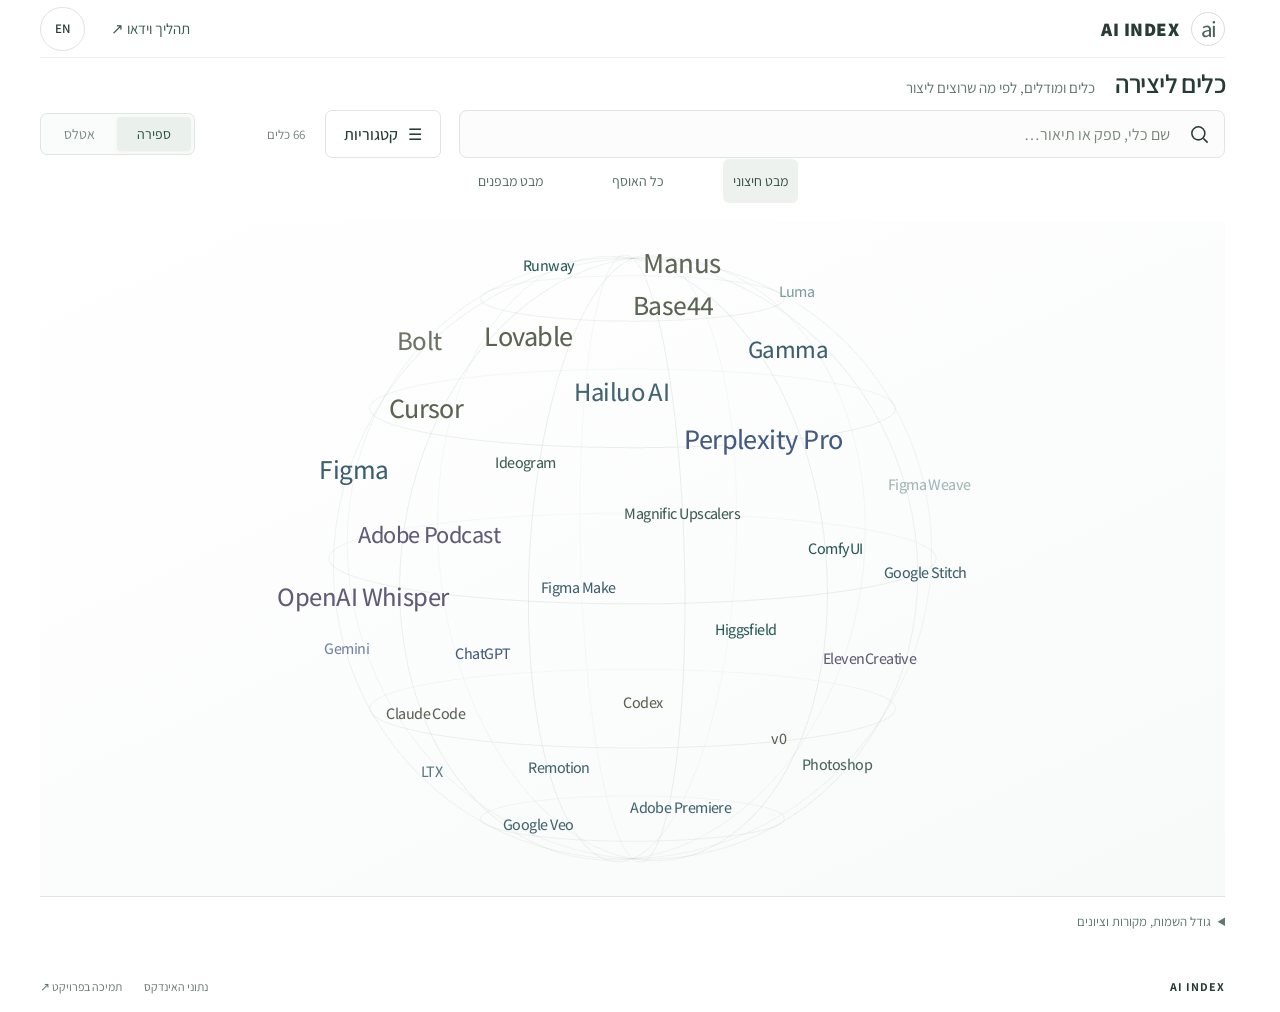
<file: index.html>
<!doctype html>
<html lang="he" dir="rtl">
<head>
  <meta charset="utf-8">
  <meta name="viewport" content="width=device-width, initial-scale=1">
  <meta name="description" content="A thoughtful directory of creative AI tools, with dated official sources and clear verification status.">
  <title>AI Index — כלים לעבודה יצירתית</title>
  <link rel="stylesheet" href="styles.css">
  <script src="modules.js" defer></script>
  <script src="catalog-data.js" defer></script>
  <script src="catalog-audit.js" defer></script>
  <script src="official-summaries.js" defer></script>
  <script src="creative-guide.js" defer></script>
  <script src="curation.js" defer></script>
  <script src="sphere.js" defer></script>
  <script src="layout-transition.js" defer></script>
  <script src="model-relationships.js" defer></script>
  <script src="directory.js" defer></script>
</head>
<body>
  <a href="#catalog" class="skip-link" data-i18n="skip">דילוג לכלים</a>
  <header class="site-header wrap">
    <a class="wordmark" href="#" aria-label="AI Index"><span class="brand-mark" aria-hidden="true">ai</span><span dir="ltr">AI INDEX<span class="brand-sub">A CREATIVE FIELD GUIDE</span></span></a>
    <nav aria-label="ניווט ראשי" id="mainNav">
      <button id="workflowOpen" class="workflow-open" type="button">תהליך וידאו <span aria-hidden="true">↗</span></button>
      <button id="languageToggle" class="language-button" type="button" aria-label="Switch to English">EN <span aria-hidden="true">↔</span></button>
    </nav>
  </header>
  <main>
    <div hidden><span id="recordCount"></span><span id="checkedSummary"></span></div>
    <section id="catalog" class="catalog wrap" aria-labelledby="catalogHeading">
      <div class="catalog-title"><h1 id="catalogHeading" data-i18n="directory">כלים ליצירה</h1><span class="catalog-caption" data-i18n="catalogCaption">מגלים, משווים, יוצרים</span></div>
      <div class="search-row">
        <div class="search-box">
          <svg aria-hidden="true" viewBox="0 0 24 24" fill="none"><circle cx="10.8" cy="10.8" r="6.8"/><path d="m16 16 4.5 4.5"/></svg>
          <label for="searchInput" class="sr-only" data-i18n="searchLabel">חיפוש כלים</label>
          <input id="searchInput" type="search" autocomplete="off" placeholder="שם כלי, ספק או תיאור…">
          <button id="clearSearch" type="button" class="clear-search" aria-label="ניקוי החיפוש" hidden>×</button>
        </div>
        <button id="categoryOpen" class="category-open" type="button" aria-haspopup="dialog" aria-controls="categoryDialog" aria-expanded="false"><span aria-hidden="true">☰</span> <span data-i18n="categoriesMenu">קטגוריות</span><span id="categoryCount" hidden></span></button>
      </div>
      <div class="overview-bar"><p id="resultsCount" role="status" aria-live="polite"></p><div class="layout-toolbar" role="group" aria-label="Layout"><button id="sphereLayout" type="button" aria-pressed="true"><span data-i18n="sphereLayout">ספירה</span></button><button id="atlasLayout" type="button" aria-pressed="false"><span data-i18n="atlasLayout">אטלס</span></button></div><button id="resetFilters" type="button" hidden data-i18n="reset">איפוס סינון</button></div>
      <p id="searchNotice" class="search-notice" hidden></p><button id="searchAll" class="search-all" type="button" hidden></button>
      <div id="motionControls" hidden><button id="rotateLeft" type="button">←</button><button id="motionToggle" type="button" aria-pressed="false">▶</button><button id="rotateRight" type="button">→</button><button id="resetSphere" type="button" data-i18n="resetSphere">מרכוז</button></div>
      <div id="explorationControls" class="exploration-controls"><div class="exploration-stops"><button type="button" id="exploreSelected">נבחרים</button><button type="button" id="exploreAll">שקיפות</button><button type="button" id="exploreInside">מבט מבפנים</button></div></div>
      <p id="sphereHint" class="sr-only" data-i18n="sphereHint"></p><p id="sphereFallback" role="status" hidden></p>
      <div id="sphereStage" class="sphere-stage" tabindex="0" aria-label="Interactive tool sphere" aria-describedby="sphereHint"><canvas id="sphereCanvas" aria-hidden="true"></canvas><div id="toolGrid" class="tool-grid"></div></div>
      <div id="emptyState" class="empty-state" hidden><span aria-hidden="true">⌕</span><h3 data-i18n="emptyTitle">לא מצאנו התאמה הפעם.</h3><p data-i18n="emptyDescription">נסו מילה אחרת או הרחיבו את הסינון.</p><button id="emptyReset" type="button" class="primary-button" data-i18n="showAll">הצגת כל הכלים</button></div>
      <noscript><p>יש להפעיל JavaScript כדי לחפש באינדקס. Enable JavaScript to browse the directory.</p><a href="data/catalog.json">Catalog data</a></noscript>
    </section>
    <details id="method" class="method-note wrap"><summary data-i18n="about">על האינדקס</summary><p data-i18n="methodCopy"></p><p data-i18n="scoresCopy"></p><p><a href="legacy.html" data-i18n="legacy">האינדקס המקורי</a></p></details>
  </main>
  <footer class="site-footer wrap"><span dir="ltr">AI INDEX </span><div><a href="data/catalog.json" data-i18n="data">נתוני האינדקס</a><a href="https://buymeacoffee.com/Optopia" target="_blank" rel="noopener noreferrer" data-i18n="support">תמיכה בפרויקט ↗</a></div></footer>
  <dialog id="categoryDialog" class="category-drawer" aria-labelledby="categoryTitle"><div class="category-sheet"><header><h2 id="categoryTitle" data-i18n="categoriesMenu">קטגוריות</h2><button id="categoryClose" class="category-close" type="button" aria-label="Close categories">×</button></header><div class="task-filter" id="taskFilters" role="group" aria-label="סינון לפי משימה"></div><details class="refine-options"><summary data-i18n="refine">אפשרויות נוספות</summary>
        <div class="status-control"><label for="statusFilter" data-i18n="verification">מצב בדיקה</label><select id="statusFilter"><option value="all">כל הרשומות</option><option value="checked">נבדקו במקור רשמי</option><option value="pending">ממתינות לבדיקה</option><option value="retired">כלים שהופסקו</option></select></div>
<div class="drawer-field"><label for="scopeFilter" data-i18n="scopeLabel">אוסף</label><select id="scopeFilter"><option value="curated">נקודת פתיחה</option><option value="current">כל הנוכחיים</option><option value="all">הכול והארכיון</option><option value="archived">ארכיון</option></select></div><div class="drawer-field"><label for="sortOrder" data-i18n="sort">סדר התוצאות</label><select id="sortOrder"><option value="reviewed">נבדקו תחילה</option><option value="name">לפי שם</option></select></div></details><button id="categoryDone" class="category-done" type="button" data-i18n="showTools">הצגת הכלים</button><div hidden><select id="mobileTask"></select></div></div></dialog>
  <dialog id="detailDialog" aria-labelledby="detailTitle"><div class="dialog-shell"><button class="dialog-close" id="closeDialog" type="button" aria-label="סגירת פרטים">×</button><div id="detailContent"></div></div></dialog>
</body>
</html>
</file>
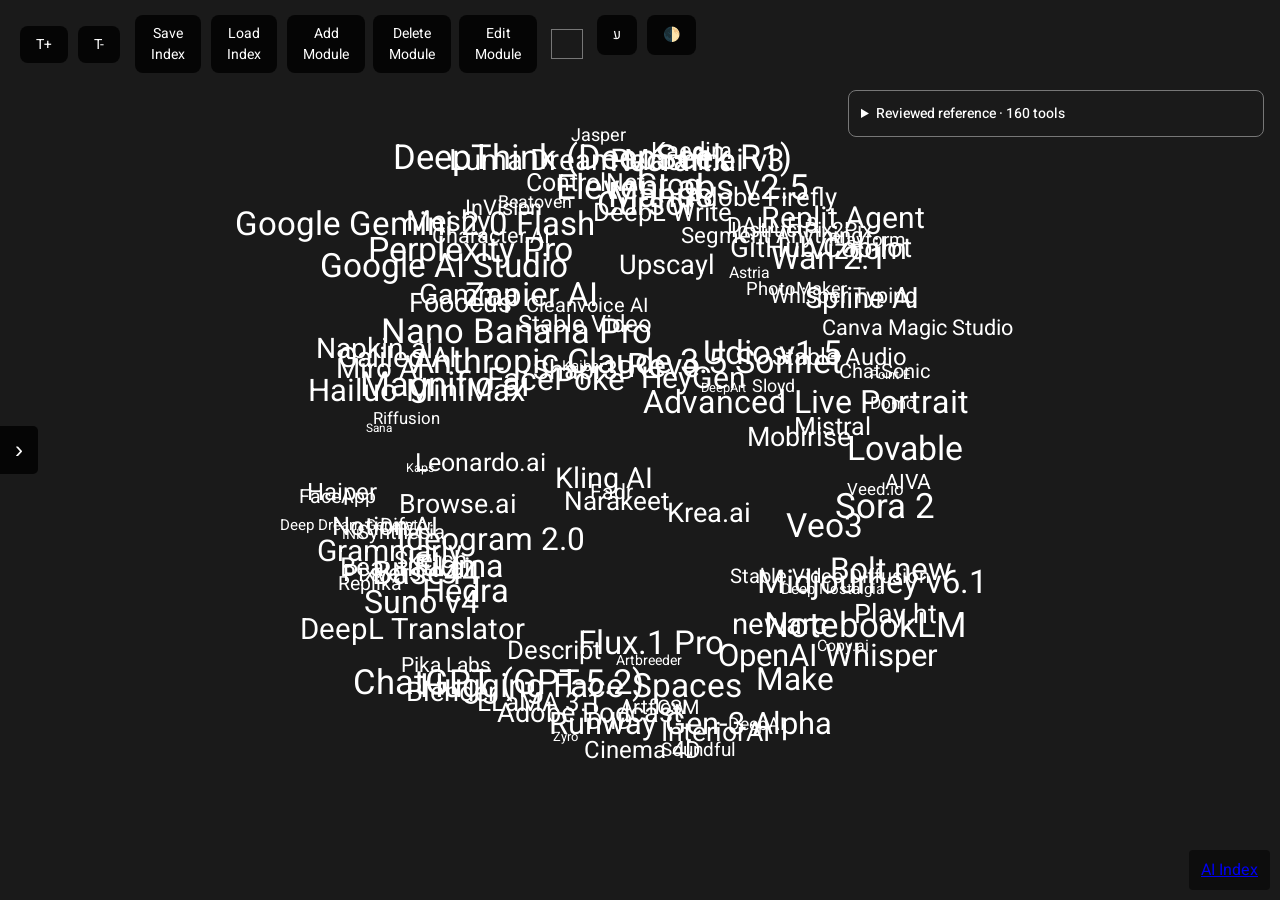
<file: legacy.html>
<!DOCTYPE html>
<html lang="en">
<head>
    <meta charset="UTF-8">
    <meta name="viewport" content="width=device-width, initial-scale=1.0, maximum-scale=1.0, user-scalable=no">
    <!-- Google tag (gtag.js) -->
    <script async src="https://www.googletagmanager.com/gtag/js?id=G-36D3N7VSMG"></script>
    <script>
        window.dataLayer = window.dataLayer || [];
        function gtag(){dataLayer.push(arguments);}
        gtag('js', new Date());

        gtag('config', 'G-36D3N7VSMG');
    </script>
    <title>AI Module Cloud</title>
    <link rel="stylesheet" href="legacy-styles.css">
    <link href="https://fonts.googleapis.com/css2?family=Heebo:wght@400;500&display=swap" rel="stylesheet">
    <link rel="stylesheet" href="https://cdnjs.cloudflare.com/ajax/libs/font-awesome/5.15.4/css/all.min.css">
</head>
<body>
    <div class="sidebar-container">
        <div class="sidebar">
            <button data-category="all" class="active">All</button>
            <button data-category="LLM">LLM | Language Models</button>
            <button data-category="USE">USE | AI Tools</button>
            <button data-category="T2I">T2I | Text to Image</button>
            <button data-category="I2I">I2I | Image to Image</button>
            <button data-category="T2V">T2V | Text to Video</button>
            <button data-category="I2V">I2V | Image to Video</button>
            <button data-category="V2V">V2V | Video Repaint</button>
            <button data-category="3D">3D | 3D Tools</button>
            <button data-category="DES">DES | Design</button>
            <button data-category="UPS">UPS | Upscale/Enhance</button>
            <button data-category="AUD">AUD | Audio</button>
            <button data-category="VID">VID | Video Tools</button>
            <button data-category="UI/UX">UI/UX</button>
            <button data-category="ANI">ANI | Animation</button>
            <button data-category="FCE">FCE | Face Editing</button>
            <button data-category="SEA">SEA | AI Search</button>
            <button data-category="CON">CON | Content Generation</button>
            <button data-category="PRE">PRE | Presentation Creation</button>
            <button data-category="I23">I23 | Image to 3D</button>
            <button data-category="T2S">T2S | Text to Speech</button>
            <button data-category="S2T">S2T | Speech to Text</button>
            <button data-category="VCL">VCL | Voice Cloning</button>
            <button data-category="MUS">MUS | Music Generation</button>
            <button data-category="DEV">DEV | Development</button>
            <button data-category="GAM">GAM | Gaming</button>
            <button data-category="ML">ML | Machine Learning</button>
        </div>
        <button class="sidebar-toggle">❯</button>
    </div>

    <div class="controls">
        <div class="file-controls">
            <button id="saveIndex" data-translate="saveIndex">Save<br>Index</button>
            <button id="loadIndex" data-translate="loadIndex">Load<br>Index</button>
            <div class="module-controls">
                <div class="dropdown">
                    <button id="addModule" data-translate="addModule">Add<br>Module</button>
                    <div class="dropdown-content">
                        <form id="moduleForm">
                            <input type="text" id="moduleName" placeholder="Module Name" required>
                            <input type="text" id="moduleUrl" placeholder="Module URL" required>
                            <input type="text" id="moduleCategories" placeholder="Categories (e.g., chat:90, image:80)" required>
                            <button type="submit" class="submit-btn">Add Module</button>
                        </form>
                    </div>
                </div>
                <button id="deleteModule" data-translate="deleteModule">Delete<br>Module</button>
                <div class="dropdown">
                    <button id="editModule" data-translate="editModule">Edit<br>Module</button>
                    <div id="editModuleDropdown" class="dropdown-content">
                        <form id="editModuleForm">
                            <input type="text" id="editModuleName" placeholder="Module Name" required>
                            <input type="text" id="editModuleUrl" placeholder="Module URL" required>
                            <input type="text" id="editModuleCategories" placeholder="Categories (e.g., chat:90, image:80)" required>
                            <button type="submit" class="submit-btn">Update Module</button>
                        </form>
                    </div>
                </div>
            </div>
            <input type="file" id="fileInput" accept=".js,.txt" style="display: none;">
        </div>
        <div class="color-picker">
            <input type="color" id="bgColor" value="#1a1a1a">
        </div>
    </div>

    <details id="catalogDirectory" class="catalog-directory"></details>
    <div id="tooltip" class="tooltip"></div>
    <canvas id="moduleCloud"></canvas>
    <script src="modules.js"></script>
    <script src="catalog-data.js"></script>
    <script src="catalog.js"></script>
    <script src="script.js"></script>
    <div class="footer"><a href="index.html">AI Index</a></div>
</body>
</html>
</file>
<file: styles.css>
@font-face {font-family:Assistant;src:url("assets/fonts/Assistant.ttf") format("truetype");font-weight:200 800;font-display:swap;}
:root {
  --paper:#f6f5ef;
  --white:#fff;
  --ink:#18372d;
  --muted:#5c6961;
  --line:#dfe3da;
  --accent:#deedaa;
  --soft:#edf1e8;
  --radius:18px;
  color-scheme:light;
  font-family:Assistant,Arial,sans-serif;
  color:var(--ink);
  background:var(--paper);
  font-synthesis:none;
}
* {
  box-sizing:border-box;
}
body {
  margin:0;
}
button,input,select {
  font:inherit;
}
button,a,input,select {
  -webkit-tap-highlight-color:transparent;
}
button,a {
  touch-action:manipulation;
}
button {
  cursor:pointer;
}
button:disabled {
  cursor:default;
}
a {
  color:inherit;
  text-underline-offset:4px;
}
button:focus-visible,a:focus-visible,input:focus-visible,select:focus-visible,summary:focus-visible {
  outline:3px solid #5b7f37;
  outline-offset:4px;
}
button {
  color:inherit;
}
button,input,select {
  min-height:44px;
}
button {
  border:0;
}
a {
  text-decoration:none;
}
a:hover {
  text-decoration:underline;
}
.wrap {
  width:min(1240px,calc(100% - 80px));
  margin-inline:auto;
}
.site-header {
  min-height:108px;
  display:flex;
  align-items:center;
  justify-content:space-between;
  border-bottom:1px solid var(--line);
  gap:20px;
}
.wordmark {
  display:flex;
  align-items:center;
  gap:12px;
  font-size:19px;
  font-weight:800;
  letter-spacing:.5px;
}
.wordmark:hover {
  text-decoration:none;
}
.brand-mark {
  width:42px;
  height:42px;
  display:grid;
  place-items:center;
  background:var(--ink);
  border-radius:12px;
  color:var(--accent);
  font-size:25px;
  font-weight:500;
  letter-spacing:-2px;
  direction:ltr;
}
.brand-sub {
  display:block;
  font-size:9px;
  font-weight:500;
  letter-spacing:1.4px;
  color:var(--muted);
  margin-top:1px;
}
.site-header nav {
  display:flex;
  align-items:center;
  gap:28px;
  font-size:14px;
}
.language-button {
  background:transparent;
  border:1px solid var(--line);
  padding:0 14px;
  border-radius:30px;
  direction:ltr;
  font-size:13px;
  font-weight:600;
}
.language-button span {
  margin-left:8px;
  color:var(--muted);
}
.hero {
  display:flex;
  justify-content:space-between;
  gap:60px;
  align-items:flex-end;
  padding-block:62px 52px;
}
.eyebrow {
  font-size:13px;
  font-weight:600;
  margin:0 0 22px;
  display:flex;
  align-items:center;
  gap:8px;
  color:var(--muted);
}
.status-dot {
  height:7px;
  width:7px;
  border-radius:100%;
  background:#719653;
}
h1 {
  font-size:clamp(42px,5vw,66px);
  font-weight:700;
  line-height:1.12;
  letter-spacing:-2px;
  margin:0;
}
.hero-accent {
  color:#708767;
}
.hero-description {
  font-size:18px;
  line-height:1.75;
  max-width:600px;
  margin:24px 0 0;
  color:var(--muted);
}
.hero-note {
  border-inline-start:1px solid #ced7c8;
  padding-inline-start:28px;
  min-width:200px;
  margin-bottom:4px;
}
.note-number {
  font-size:64px;
  line-height:1;
  font-weight:400;
  letter-spacing:-3px;
}
.hero-note p {
  font-size:15px;
  margin:12px 0 2px;
}
.hero-note>span:not(.note-number) {
  display:block;
  color:var(--muted);
  font-size:13px;
}
.hero-note a {
  font-size:13px;
  display:inline-block;
  margin-top:18px;
}
.catalog {
  scroll-margin-top:24px;
}
.search-row {
  display:flex;
  gap:16px;
  align-items:stretch;
}
.search-box {
  border:1px solid #cdd6c8;
  border-radius:12px;
  background:var(--white);
  display:flex;
  align-items:center;
  gap:16px;
  flex:1;
  min-width:0;
  padding:7px 20px;
}
.search-box:focus-within {
  border-color:var(--ink);
  box-shadow:0 0 0 2px #18372d15;
}
.search-box svg {
  width:23px;
  height:23px;
  stroke:var(--ink);
  stroke-width:1.6;
  flex-shrink:0;
}
.search-box input {
  width:100%;
  min-width:0;
  border:0;
  background:transparent;
  outline:0;
  font-size:17px;
  color:var(--ink);
  min-height:46px;
}
.search-box input::-webkit-search-cancel-button {
  display:none;
}
.search-box input::placeholder {
  color:#7b847b;
}
.clear-search {
  width:40px;
  min-height:40px;
  border-radius:50%;
  background:var(--soft);
  font-size:22px;
  flex-shrink:0;
}
.status-control {
  border:1px solid #cdd6c8;
  border-radius:12px;
  padding:7px 14px;
  background:var(--white);
  min-width:210px;
}
.status-control label {
  display:block;
  font-size:11px;
  color:var(--muted);
}
select {
  color:var(--ink);
  background:transparent;
  border:0;
  max-width:100%;
  padding-inline-end:22px;
  cursor:pointer;
}
.status-control select {
  min-height:30px;
  width:100%;
  font-size:14px;
}
.task-filter {
  display:flex;
  gap:8px;
  flex-wrap:wrap;
  padding-block:22px;
  border-bottom:1px solid var(--line);
}
.task-chip {
  border:1px solid transparent;
  background:transparent;
  border-radius:30px;
  padding:7px 16px;
  font-size:14px;
  white-space:nowrap;
}
.task-chip:hover {
  background:var(--soft);
}
.task-chip[aria-pressed=true] {
  background:var(--ink);
  color:var(--white);
}
.results-toolbar {
  display:flex;
  align-items:center;
  justify-content:space-between;
  gap:12px;
  padding-block:20px;
}
.results-toolbar p {
  font-size:14px;
  margin:0;
  color:var(--muted);
}
.results-toolbar strong {
  color:var(--ink);
  font-weight:600;
}
.results-actions {
  display:flex;
  align-items:center;
  gap:12px;
}
.results-actions select {
  font-size:13px;
}
.results-actions button {
  background:transparent;
  font-size:13px;
  text-decoration:underline;
  padding:0;
}
.empty-state {
  text-align:center;
  padding:70px 20px;
  border:1px dashed #c9d4c2;
  border-radius:18px;
  background:#eff2e8;
}
.empty-state>span {
  font-size:46px;
}
.empty-state h3 {
  font-size:24px;
  margin:14px 0 4px;
}
.empty-state p {
  color:var(--muted);
}
.primary-button {
  background:var(--ink);
  color:white;
  border-radius:10px;
  padding:12px 22px;
  display:inline-flex;
  align-items:center;
  justify-content:center;
  gap:10px;
  font-size:15px;
  font-weight:500;
}
.primary-button:hover {
  background:#2e5140;
  text-decoration:none;
}
.method {
  display:grid;
  grid-template-columns:1fr 1fr;
  gap:70px;
  border-top:1px solid var(--line);
  margin-top:70px;
  padding-block:46px 52px;
}
.method h2 {
  font-size:35px;
  font-weight:600;
  letter-spacing:-1px;
  margin:0;
}
.method .eyebrow {
  margin-bottom:15px;
}
.method-copy p {
  font-size:15px;
  color:var(--muted);
  line-height:1.8;
  margin:0 0 15px;
}
.text-button {
  background:transparent;
  font-size:14px;
  padding:0;
  text-align:start;
  text-decoration:underline;
  text-underline-offset:5px;
}
.site-footer {
  border-top:1px solid var(--line);
  padding-block:28px 38px;
  display:flex;
  justify-content:space-between;
  gap:24px;
  font-size:12px;
}
.site-footer>span {
  font-weight:700;
  letter-spacing:1px;
}
.footer-by {
  font-weight:400;
  letter-spacing:0;
  color:var(--muted);
}
.site-footer>div {
  display:flex;
  gap:22px;
  flex-wrap:wrap;
  color:var(--muted);
}
dialog {
  border:1px solid var(--line);
  border-radius:22px;
  width:min(720px,calc(100% - 32px));
  max-height:calc(100dvh - 48px);
  padding:0;
  color:var(--ink);
  background:var(--paper);
  overscroll-behavior:contain;
}
dialog::backdrop {
  background:#12271fc0;
  backdrop-filter:blur(4px);
}
body:has(dialog[open]) {
  overflow:hidden;
}
.dialog-shell {
  padding:40px;
  position:relative;
}
.dialog-close {
  position:sticky;
  top:0;
  margin-inline-start:auto;
  display:block;
  width:42px;
  min-height:42px;
  border:1px solid var(--line);
  border-radius:50%;
  background:var(--white);
  font-size:25px;
  z-index:1;
}
.detail-eyebrow {
  display:flex;
  gap:10px;
  align-items:center;
  margin:8px 0 20px;
}
.detail-header h2 {
  font-size:38px;
  letter-spacing:-1px;
  line-height:1.15;
  margin:0 0 12px;
  overflow-wrap:anywhere;
}
.detail-header .provider {
  font-size:14px;
  color:var(--muted);
  margin:0;
}
.detail-description {
  font-size:18px;
  line-height:1.8;
  margin:24px 0;
}
.detail-actions {
  display:flex;
  gap:14px;
  align-items:center;
  flex-wrap:wrap;
  margin-bottom:28px;
}
.detail-date {
  font-size:12px;
  color:var(--muted);
}
.detail-section {
  padding-block:22px;
  border-top:1px solid var(--line);
}
.detail-section h3 {
  font-size:16px;
  font-weight:600;
  margin:0 0 12px;
}
.detail-section ul {
  padding-inline-start:20px;
  margin:0;
}
.detail-section li {
  font-size:14px;
  line-height:1.85;
  margin-bottom:8px;
  overflow-wrap:anywhere;
}
.detail-section p {
  font-size:14px;
  line-height:1.85;
  color:var(--muted);
  margin:0 0 12px;
}
.detail-section summary {
  cursor:pointer;
  font-size:16px;
  font-weight:600;
  min-height:32px;
}
.detail-section[open] summary {
  margin-bottom:16px;
}
.source-list a {
  display:block;
  text-decoration:underline;
  overflow-wrap:anywhere;
}
.source-list time {
  font-size:12px;
  color:var(--muted);
}
.historical-scores {
  display:flex;
  gap:8px;
  flex-wrap:wrap;
}
.historical-scores span {
  background:var(--soft);
  font-size:12px;
  padding:5px 8px;
  border-radius:5px;
  direction:ltr;
}
.skip-link {
  position:fixed;
  top:-100px;
  inset-inline-start:16px;
  background:var(--ink);
  color:white;
  z-index:99;
  padding:12px;
}
.skip-link:focus {
  top:12px;
}
.sr-only {
  position:absolute;
  width:1px;
  height:1px;
  padding:0;
  margin:-1px;
  overflow:hidden;
  clip:rect(0,0,0,0);
  white-space:nowrap;
  border:0;
}
[hidden] {
  display:none!important;
}
@media(min-width:1600px) {
  .hero {
    padding-top:76px;
  }
}
@media(max-width:1020px) {
  .wrap {
    width:calc(100% - 48px);
  }
  .tool-grid {
    grid-template-columns:repeat(2,minmax(0,1fr));
  }
  .hero {
    gap:30px;
  }
  .hero-note {
    min-width:170px;
  }
  .hero-description {
    max-width:490px;
  }
  .method {
    gap:30px;
  }
  .site-footer {
    flex-direction:column;
  }
  .site-header {
    min-height:90px;
  }
}
@media(max-width:620px) {
  .wrap {
    width:calc(100% - 36px);
  }
  .site-header {
    min-height:80px;
    gap:12px;
  }
  .brand-sub {
    display:none;
  }
  .wordmark {
    font-size:16px;
    gap:9px;
  }
  .brand-mark {
    width:35px;
    height:35px;
    border-radius:9px;
    font-size:22px;
  }
  .site-header nav {
    gap:15px;
  }
  .method-link {
    display:none;
  }
  .language-button {
    padding:0 11px;
    min-height:40px;
  }
  .hero {
    display:block;
    padding-block:34px 30px;
  }
  .hero .eyebrow {
    font-size:12px;
    margin-bottom:19px;
  }
  h1 {
    font-size:44px;
    letter-spacing:-1.5px;
    line-height:1.15;
  }
  .hero-description {
    font-size:16px;
    line-height:1.8;
    margin-top:18px;
  }
  .hero-note {
    display:flex;
    align-items:center;
    gap:7px;
    flex-wrap:wrap;
    border:0;
    padding:0;
    margin:20px 0 0;
    min-width:0;
  }
  .note-number {
    font-size:14px;
    font-weight:700;
    letter-spacing:0;
  }
  .hero-note p {
    font-size:13px;
    margin:0;
  }
  .hero-note>span:not(.note-number) {
    font-size:12px;
  }
  .hero-note>span:not(.note-number):before {
    content:'·';
    margin-inline-end:7px;
  }
  .hero-note a {
    display:none;
  }
  .search-row {
    display:block;
  }
  .search-box {
    padding:5px 14px;
    gap:10px;
    border-radius:10px;
  }
  .search-box input {
    font-size:16px;
    min-height:44px;
  }
  .status-control {
    display:flex;
    align-items:center;
    justify-content:space-between;
    min-width:0;
    margin-top:10px;
    border:0;
    background:transparent;
    padding:0 2px;
    gap:10px;
  }
  .status-control label {
    font-size:12px;
    white-space:nowrap;
  }
  .status-control select {
    width:auto;
    font-size:13px;
    min-height:40px;
  }
  .task-filter {
    gap:5px;
    padding-block:8px 16px;
  }
  .task-chip {
    font-size:12px;
    padding:7px 11px;
    min-height:40px;
  }
  .results-toolbar {
    padding-block:16px;
    gap:6px;
  }
  .results-toolbar p {
    font-size:12px;
  }
  .results-actions {
    gap:8px;
  }
  .results-actions select,.results-actions button {
    font-size:11px;
  }
  .results-actions select {
    padding-inline-end:10px;
  }
  .tool-grid {
    grid-template-columns:1fr;
    gap:14px;
  }
  .tool-card {
    padding:22px;
    border-radius:14px;
  }
  .card-top {
    margin-bottom:18px;
  }
  .tool-card h3 {
    font-size:24px;
  }
  .card-description {
    font-size:15px;
    min-height:0;
    margin-top:14px;
    -webkit-line-clamp:4;
  }
  .card-tags {
    padding-bottom:18px;
  }
  .card-bottom time {
    font-size:12px;
  }
  .card-bottom button {
    font-size:14px;
  }
  .badge {
    font-size:12px;
  }
  .card-tag {
    font-size:12px;
  }
  .method {
    grid-template-columns:1fr;
    gap:22px;
    margin-top:42px;
    padding-block:32px;
  }
  .method h2 {
    font-size:30px;
  }
  .site-footer {
    gap:18px;
    font-size:12px;
    padding-bottom:30px;
  }
  .site-footer>div {
    gap:14px;
    flex-direction:column;
    align-items:flex-start;
  }
  .site-footer a {
    min-height:32px;
    display:inline-flex;
    align-items:center;
  }
  dialog {
    width:calc(100% - 20px);
    max-height:calc(100dvh - 20px);
    border-radius:18px;
  }
  .dialog-shell {
    padding:20px;
  }
  .detail-header h2 {
    font-size:30px;
  }
  .detail-description {
    font-size:16px;
  }
  .detail-actions .primary-button {
    width:100%;
  }
  .detail-date {
    font-size:12px;
  }
  .detail-section {
    padding-block:20px;
  }
  .detail-section li {
    font-size:14px;
  }
  .detail-eyebrow {
    margin-top:0;
  }
}
@media(prefers-reduced-motion:reduce) {
  * {
    scroll-behavior:auto!important;
    transition:none!important;
  }
  .tool-card:hover {
    transform:none;
  }
}
.badge,.card-tag,.card-bottom time {
  font-size:12px;
}
.card-bottom button {
  min-height:44px;
}
.results-actions select,.results-actions button {
  font-size:13px;
}
html[dir=rtl] .tool-card h3,html[dir=rtl] .card-provider,html[dir=rtl] .detail-header h2 {
  text-align:right;
}
html[dir=ltr] .tool-card h3,html[dir=ltr] .card-provider,html[dir=ltr] .detail-header h2 {
  text-align:left;
}
.mobile-task-control {
  display:none;
}
@media(max-width:620px) {
  .method-link {
    display:block;
    font-size:12px;
  }
  .site-header nav {
    gap:12px;
  }
  .hero {
    padding-block:24px;
  }
  .hero .eyebrow {
    margin-bottom:12px;
  }
  h1 {
    font-size:37px;
    line-height:1.12;
  }
  .hero-description {
    font-size:15px;
    line-height:1.65;
    margin-top:14px;
  }
  .hero-note {
    margin-top:14px;
  }
  .search-row {
    display:grid;
    grid-template-columns:minmax(0,1fr) minmax(0,1fr);
    gap:10px;
  }
  .search-box {
    grid-column:1/-1;
  }
  .status-control,.mobile-task-control {
    display:block;
    background:var(--white);
    border:1px solid var(--line);
    border-radius:10px;
    padding:8px 12px;
    margin:0;
    min-width:0;
  }
  .status-control label,.mobile-task-control label {
    display:block;
    font-size:12px;
    color:var(--muted);
  }
  .status-control select,.mobile-task-control select {
    font-size:13px;
    width:100%;
    min-height:36px;
    padding-inline-end:10px;
  }
  .task-filter {
    display:none;
  }
  .results-toolbar {
    padding-block:12px;
  }
  .results-actions {
    gap:6px;
  }
  .results-actions button {
    font-size:12px;
  }
  .results-actions select {
    font-size:12px;
  }
}

/* Compact, selectable typographic atlas. Color identifies categories, never verification. */
:root {--paper:#faf9f6;--ink:#303b3a;--muted:#65706e;--line:#e1e4df;}
.site-header {min-height:72px;}
.brand-mark {background:#e7ebe3;color:#4c655b;border-radius:50%;}
.hero {padding-block:24px 18px;gap:24px;align-items:center;}
.hero .eyebrow {margin-bottom:8px;font-size:12px;}
h1 {font-size:38px;letter-spacing:-.8px;font-weight:600;}
.hero-description {font-size:16px;margin-top:8px;line-height:1.4;}
.hero-note {min-width:170px;padding-inline-start:20px;}
.note-number {font-size:28px;letter-spacing:0;}
.hero-note p {display:inline;font-size:13px;margin-inline-start:6px;}
.hero-note a {margin-top:4px;}
.search-box {padding:0 14px;border-radius:8px;}
.status-control {padding:3px 12px;border-radius:8px;}
.task-filter {padding-block:8px;gap:2px;}
.task-chip {padding:4px 12px;min-height:40px;}
.results-toolbar {padding-block:4px;}
.map-legend {font-size:13px;color:var(--muted);margin:0 0 14px;line-height:1.5;}
.tool-grid {display:block;columns:3;column-gap:28px;}
.map-group {--tone:#536d64;break-inside:avoid;margin:0 0 22px;border-top:2px solid color-mix(in srgb,var(--tone) 40%,transparent);}
.map-group[data-category=video] {--tone:#876756;}
.map-group[data-category=audio] {--tone:#756387;}
.map-group[data-category=design] {--tone:#577685;}
.map-group[data-category=workflow] {--tone:#766d46;}
.map-group[data-category=text] {--tone:#596c94;}
.map-group[data-category=spatial] {--tone:#8a6574;}
.group-heading {margin:0 0 3px;font-size:15px;font-weight:600;}
.group-heading button {display:flex;align-items:center;gap:10px;background:transparent;color:var(--tone);padding:0;min-height:40px;}
.group-count {font-size:12px;font-weight:400;color:var(--muted);}
.label-cloud {display:flex;flex-wrap:wrap;align-items:baseline;gap:0 12px;}
.tool-card {display:contents;}
.tool-label {display:inline-flex;max-width:100%;align-items:baseline;gap:3px;min-height:44px;padding:3px 0;background:transparent;color:var(--tone);text-align:start;border-radius:3px;user-select:text;}
.tool-label:hover {color:var(--ink);background:color-mix(in srgb,var(--tone) 8%,transparent);}
.tool-label h3 {font-size:var(--score-size);font-weight:500;line-height:1.15;letter-spacing:-.55px;margin:0;overflow-wrap:anywhere;}
.verification-mark,.unrated-mark {font-size:11px;align-self:flex-start;margin-top:4px;color:var(--muted);}
.method {margin-top:28px;}
.badge {font-size:12px;}
@media(max-width:1000px) {.tool-grid {columns:2;} .wrap {width:calc(100% - 40px);}}
@media(max-width:620px) {
 .wrap {width:calc(100% - 28px);}
 .site-header {min-height:60px;}
 .brand-sub {font-size:8px;}
 .hero {padding-block:16px 12px;display:block;}
 h1 {font-size:29px;letter-spacing:-.4px;}
 .hero .eyebrow,.hero-note,.hero-description {display:none;}
 .search-row {gap:6px;}
 .status-control,.mobile-task-control {padding:3px 8px;border-radius:6px;}
 .status-control select,.mobile-task-control select {min-height:44px;}
 .results-toolbar {padding-block:0;}
 .map-legend {font-size:12px;margin:0 0 12px;}
 .tool-grid {columns:1;}
 .map-group {margin-bottom:16px;}
 .label-cloud {gap:0 12px;}
 .tool-label h3 {font-size:max(16px,calc(var(--score-size) * .8));letter-spacing:-.3px;}
 .tool-label {padding:4px 0;}
 .group-heading button {min-height:44px;}
}

/* One shared field preserves the cloud's simultaneous multi-domain overview. */
.hero {display:none;}
.site-header {min-height:64px;border-bottom:0;}
.catalog {padding-top:4px;}
.search-row {gap:8px;}
.search-box {max-width:620px;}
.task-filter {gap:2px;border:0;padding-block:5px;}
.task-chip {min-height:36px;border-radius:5px;padding:3px 10px;font-size:14px;}
.task-chip[aria-pressed=true] {background:#e5eae7;color:#243e35;box-shadow:inset 0 -2px #58766b;}
.results-toolbar {padding:0;}
.map-legend {font-size:12px;max-width:900px;margin:0 0 12px;}
.tool-grid {display:flex;columns:auto;flex-wrap:wrap;align-items:baseline;justify-content:center;gap:0 24px;padding:18px 12px 26px;border-block:1px solid var(--line);background:radial-gradient(ellipse at center,#eef2ed66,transparent 70%);}
.tool-card {--tone:#536d64;display:contents;}
.tool-card[data-category=video] {--tone:#876756;}
.tool-card[data-category=audio] {--tone:#756387;}
.tool-card[data-category=design] {--tone:#577685;}
.tool-card[data-category=workflow] {--tone:#766d46;}
.tool-card[data-category=text] {--tone:#596c94;}
.tool-card[data-category=spatial] {--tone:#8a6574;}
.tool-label {position:relative;min-height:44px;}
.tool-label h3 {font-size:var(--score-size);font-weight:500;}
#quickPreview {position:fixed;z-index:5;width:min(360px,calc(100vw - 24px));padding:20px;background:#fff;border:1px solid #d6ddd5;border-radius:12px;box-shadow:0 14px 50px #18372d25;color:var(--ink);}
#quickPreview h2 {font-size:23px;margin:0 36px 8px 0;}
#quickPreview p {font-size:15px;line-height:1.5;margin:10px 0;}
#quickPreview .quick-context {font-size:12px;color:var(--muted);}
#quickPreview .primary-button {display:block;width:100%;margin-top:12px;}
.quick-close {position:absolute;inset-inline-end:8px;top:8px;background:transparent;width:36px;font-size:23px;}
@media(max-width:620px){
 .site-header {min-height:54px;}.brand-mark {width:32px;height:32px;}.method-link {display:none;}
 .search-row {display:flex;}.search-box {padding-inline:8px;}.search-box input {font-size:15px;min-height:44px;}
 .status-control {width:118px;flex-shrink:0;padding:0 5px;}.status-control label {display:none;}.status-control select {font-size:12px;}
 .mobile-task-control {display:none;}
 .task-filter {display:flex;gap:0;justify-content:center;padding:3px 0;}
 .task-chip {min-height:44px;font-size:13px;padding:2px 8px;}
 .map-legend {font-size:11px;margin-bottom:6px;line-height:1.4;}
 .results-toolbar p {font-size:12px;}.results-actions select {font-size:11px;}
 .tool-grid {padding:8px 0;gap:0 14px;justify-content:center;}
 .tool-label h3 {font-size:max(16px,calc(var(--score-size) * .72));}
 #quickPreview {top:auto!important;bottom:12px;left:12px!important;width:calc(100vw - 24px);}
}
#quickPreview h2 {margin:0 36px 8px;}
.tool-card[data-category=platforms] {--tone:#3b716b;}
.task-chip:not([data-task=all])::before {content:'';display:inline-block;width:5px;height:5px;border-radius:50%;background:var(--tone,#536d64);margin-inline-end:5px;vertical-align:middle;}
.task-chip[data-task=platforms] {--tone:#3b716b;}
.task-chip[data-task=video] {--tone:#876756;}
.task-chip[data-task=audio] {--tone:#756387;}
.task-chip[data-task=design] {--tone:#577685;}
.task-chip[data-task=workflow] {--tone:#766d46;}
.task-chip[data-task=text] {--tone:#596c94;}
.task-chip[data-task=spatial] {--tone:#8a6574;}
.layout-toolbar {display:flex;align-items:center;justify-content:space-between;gap:8px;margin:4px 0;}
.layout-toolbar>div {display:flex;gap:4px;}
.layout-toolbar button {border:1px solid var(--line);border-radius:7px;background:transparent;padding:4px 13px;font-size:14px;min-height:40px;}
.layout-toolbar button[aria-pressed=true] {background:#e5eae7;border-color:#8ca299;}
.sphere-hint {font-size:13px;color:var(--muted);margin:6px 0;}
.sphere-stage {height:min(760px,75vh);min-height:460px;position:relative;isolation:isolate;touch-action:none;border-top:1px solid var(--line);background:linear-gradient(155deg,#fff 15%,#f7f9fc 100%);cursor:grab;}
.sphere-stage[data-dragging] {cursor:grabbing;}
#sphereCanvas {position:absolute;inset:0;width:100%;height:100%;pointer-events:none;}
.sphere-stage:not(.atlas-mode) .tool-grid {display:block;border:0;background:none;padding:0;}
.sphere-stage:not(.atlas-mode) .tool-label {position:absolute;transform:translate(-50%,-50%);width:max-content;max-width:calc(100% - 24px);padding:2px 5px;text-shadow:none;}
.sphere-stage:not(.atlas-mode) .tool-label h3 {font-size:clamp(16px,calc(var(--score-size)*.82),29px);}
.sphere-stage:not(.atlas-mode) .tool-label:hover {background:#faf9f6ed;}
.sphere-stage.atlas-mode {height:auto;min-height:0;touch-action:pan-y;cursor:auto;}
.atlas-mode .tool-grid {display:block;columns:2;column-gap:28px;padding:8px 0;background:none;}
.atlas-group {break-inside:avoid;border-bottom:1px solid var(--line);padding:10px 0 18px;}
.atlas-group h2 {font-size:15px;color:var(--muted);font-weight:600;margin:0 0 8px;}
.atlas-labels {display:flex;align-items:baseline;flex-wrap:wrap;gap:0 15px;}
.atlas-labels .tool-label {position:static;visibility:visible;opacity:1;}
[hidden] {display:none!important;}
@media(max-width:620px){
 .layout-toolbar button {padding:2px 9px;min-height:44px;font-size:13px;}
 .sphere-stage {height:500px;min-height:500px;margin-inline:-6px;}
 .sphere-stage:not(.atlas-mode) .tool-label h3 {font-size:clamp(16px,calc(var(--score-size)*.61),22px);}
 .sphere-hint {font-size:11px;line-height:1.4;margin:3px 0;}
 .atlas-mode .tool-grid {columns:1;}
}
@media(max-width:620px){.sphere-stage {height:420px;min-height:420px;}}

/* Clean light canvas: no glow, blur, or text halo. */
:root {--paper:#fff;}
.sphere-stage .tool-label {text-shadow:none;filter:none;}
.sphere-stage .tool-card {--tone:#3d5e53;}
.sphere-stage .tool-card[data-category=platforms] {--tone:#285c56;}
.sphere-stage .tool-card[data-category=video] {--tone:#426570;}
.sphere-stage .tool-card[data-category=audio] {--tone:#625b77;}
.sphere-stage .tool-card[data-category=design] {--tone:#3d6070;}
.sphere-stage .tool-card[data-category=workflow] {--tone:#5b6352;}
.sphere-stage .tool-card[data-category=text] {--tone:#435a81;}
.sphere-stage .tool-card[data-category=spatial] {--tone:#64617b;}
.sphere-stage:not(.atlas-mode) .tool-label:hover {background:#edf2f5;}
/* Quiet primary surface, with a plainly labelled category entry point. */
.site-header {min-height:86px;border-bottom:1px solid #edf0ed;}
.brand-mark {background:transparent;border:1px solid #d6dfda;}
.brand-sub {letter-spacing:1.7px;font-size:8px;}
.catalog {padding-top:20px;}
.search-row {align-items:center;gap:14px;}
.search-box {max-width:none;background:transparent;border:0;border-bottom:1px solid #dce3df;border-radius:0;padding-inline:2px;}
.search-box:focus-within {box-shadow:none;border-color:#56796b;}
.search-box input {font-size:16px;}
.category-open {display:flex;align-items:center;justify-content:center;gap:10px;flex-shrink:0;min-height:46px;padding:0 18px;background:#fff;border:1px solid #cbd7d0;border-radius:7px;font-size:16px;font-weight:600;}
.category-open:hover,.category-open[aria-expanded=true] {background:#f1f5f3;border-color:#8da89b;}
#categoryCount {font-size:12px;min-width:19px;border-radius:50%;background:#e4ece7;}
.overview-bar {display:flex;align-items:center;gap:18px;min-height:62px;}
.overview-bar>p {font-size:13px;color:#738079;margin:0;}
.overview-bar .layout-toolbar {margin-inline-start:auto;gap:0;border-bottom:1px solid #e1e8e3;}
.overview-bar .layout-toolbar button {border:0;border-radius:0;background:none;padding:5px 15px;min-height:40px;color:#7b8880;}
.overview-bar .layout-toolbar button[aria-pressed=true] {background:none;color:#284d3e;box-shadow:inset 0 -1px #284d3e;}
#resetFilters {background:none;color:#687d72;font-size:12px;padding:0;}
#motionControls {display:none!important;}
.verification-mark,.unrated-mark {display:none;}
.sphere-stage {border-top:0;}
#quickPreview {padding:22px 24px;border-color:#e3e9e5;border-radius:10px;box-shadow:0 10px 34px #253b3114;}
#quickPreview h2 {font-size:23px;margin:0 22px 9px 0;font-weight:600;}
html[dir=rtl] #quickPreview h2 {margin:0 0 9px 22px;}
#quickPreview p {line-height:1.65;font-size:16px;margin:0 0 10px;}
#quickPreview .primary-button {width:auto;background:none;color:#3f6454;border-radius:0;padding:0;min-height:38px;margin:0;font-size:14px;text-decoration:underline;text-underline-offset:5px;}
.category-drawer {position:fixed;inset:0 0 0 auto;margin:0;width:min(400px,calc(100% - 28px));height:100dvh;max-height:100dvh;border:0;border-inline-start:1px solid #dbe4de;border-radius:0;background:#fff;overscroll-behavior:contain;animation:drawer-in .24s cubic-bezier(.22,.68,.3,1) both;}
html[dir=ltr] .category-drawer {inset:0 auto 0 0;}
.category-drawer::backdrop {background:#1e302b29;backdrop-filter:none;animation:veil-in .24s ease-out both;}
.category-drawer.closing {animation:drawer-out .18s ease-in both;}
.category-drawer.closing::backdrop {animation:veil-out .18s ease-in both;}
.category-sheet {padding:26px 28px;}
.category-sheet>header {display:flex;align-items:center;justify-content:space-between;border-bottom:1px solid #e4eae6;padding-bottom:15px;margin-bottom:12px;}
.category-sheet h2 {font-size:25px;font-weight:500;margin:0;}
.category-close {background:none;font-size:27px;width:44px;}
.category-drawer .task-filter {display:flex;flex-direction:column;gap:2px;align-items:stretch;}
.category-drawer .task-chip {display:flex;align-items:center;text-align:start;padding:8px 12px;font-size:17px;min-height:46px;border-radius:5px;}
.category-drawer .task-chip::before {margin-inline-end:12px;}
.category-drawer .task-chip[aria-pressed=true] {box-shadow:none;background:#eff4f1;color:#284d3e;}
.category-drawer .task-chip[aria-pressed=true]::after {content:'✓';margin-inline-start:auto;font-size:14px;}
.refine-options {border-top:1px solid #e4eae6;margin-top:16px;padding-top:14px;}
.refine-options>summary {font-size:14px;color:#65796f;cursor:pointer;min-height:40px;}
.category-drawer .status-control,.drawer-field {display:flex;justify-content:space-between;align-items:center;border:0;padding:0;margin:6px 0;min-width:0;width:auto;background:none;gap:12px;}
.category-drawer label {font-size:13px;display:block;color:#65796f;}
.category-drawer select {font-size:14px;max-width:65%;min-height:44px;}
.category-done {width:100%;margin-top:18px;background:#284d3e;color:white;border-radius:6px;font-size:15px;min-height:46px;}
@keyframes drawer-in {from {opacity:0;transform:translateX(14px)}to {opacity:1;transform:translateX(0)}}
@keyframes drawer-out {to {opacity:0;transform:translateX(10px)}}
@keyframes veil-in {from {opacity:0}to {opacity:1}}
@keyframes veil-out {to {opacity:0}}
@media(max-width:620px){.site-header{min-height:64px;}.catalog{padding-top:12px;}.search-row{gap:12px;}.search-box input{font-size:15px;}.category-open{padding:0 13px;font-size:15px;}.overview-bar{min-height:54px;gap:10px;}.sphere-stage{height:calc(100dvh - 218px);min-height:430px;}.category-sheet{padding:20px;}.category-drawer .task-filter{justify-content:start;}.category-drawer .task-chip{font-size:16px;}.method{margin-top:10px;}}
@media(prefers-reduced-motion:reduce){.category-drawer,.category-drawer::backdrop{animation:none!important;}}
.sphere-stage:not(.atlas-mode) .tool-label {user-select:none;-webkit-user-select:none;}

/* Unfolding keeps the document height continuous and contains moving labels. */
.sphere-stage {overflow-anchor:none;}
.sphere-stage[data-unfolding] {overflow:clip;cursor:default;}
.sphere-stage[data-unfolding] .tool-label {will-change:transform,opacity;}
.sphere-stage[data-unfolding] #sphereCanvas {transform-origin:50% 15%;}

.creative-steps {padding-inline-start:24px;line-height:1.75;}
.creative-steps li {padding:10px 0 14px;border-bottom:1px solid var(--line);}
.guide-source {display:block;font-size:13px;line-height:1.8;overflow-wrap:anywhere;}

/* A compact working atlas: clear groups, calm controls, useful actions. */
:root {--ink:#273c36;--muted:#61766d;--line:#dde6e1;}
.site-header {min-height:72px;}
.brand-sub {display:none;}
.brand-mark {width:34px;height:34px;font-size:23px;}
.site-header nav {gap:18px;}
.workflow-open {background:none;border:0;font-size:15px;color:#385b4b;padding:0 8px;}
.catalog {padding-top:25px;}
.catalog-title {display:flex;align-items:baseline;gap:20px;margin-bottom:18px;}
.catalog-title h1 {font-size:30px;font-weight:600;line-height:1.2;letter-spacing:-.6px;margin:0;}
.catalog-caption {font-size:15px;color:var(--muted);}
.search-row {gap:18px;}
.search-box {border:1px solid var(--line);border-radius:8px;padding:0 13px;background:#fbfcfb;min-height:48px;}
.search-box input {min-height:46px;}
.search-box:focus-within {border-color:#789989;}
.category-open {min-height:48px;background:#fff;border-color:var(--line);font-weight:500;}
.overview-bar {min-height:60px;}
.overview-bar .layout-toolbar {border:1px solid var(--line);border-radius:7px;padding:3px;gap:2px;background:#fafcfb;}
.overview-bar .layout-toolbar button {min-height:34px;padding:3px 20px;font-size:14px;border-radius:4px;}
.overview-bar .layout-toolbar button[aria-pressed=true] {box-shadow:0 1px 4px #20372b0c;background:#eaf1ec;color:#254a39;}
.sphere-stage {background:linear-gradient(155deg,#fff,#f8faf9);}
.sphere-stage.atlas-mode {background:#fff;}
.atlas-mode .tool-grid {display:grid;grid-template-columns:repeat(3,minmax(0,1fr));align-items:start;gap:24px 32px;padding:4px 0 20px;columns:auto;}
.atlas-group {min-width:0;border:0;border-top:1px solid var(--line);padding:9px 0 10px;}
.atlas-group h2 {margin:0 0 5px;}
.atlas-category {display:flex;align-items:center;justify-content:space-between;gap:10px;width:100%;min-height:42px;padding:0;background:none;color:#314c40;font-size:16px;font-weight:600;text-align:start;}
.atlas-category:hover {color:#183c29;}
.atlas-count {font-size:12px;font-weight:400;color:#687f73;font-variant-numeric:tabular-nums;}
.atlas-labels {display:flex;flex-wrap:wrap;gap:0 14px;align-items:center;}
.atlas-labels .tool-label {align-items:center;padding:4px 0;min-height:44px;}
.atlas-labels .tool-label h3 {font-size:clamp(16px,calc(var(--score-size)*.70),27px);font-weight:500;letter-spacing:-.45px;line-height:1.18;}
.atlas-labels .tool-label:hover {background:#eff5f1;}
.method-note {border-top:1px solid var(--line);padding-block:16px;color:var(--muted);font-size:13px;}
.method-note summary {cursor:pointer;min-height:32px;}
.method-note p {margin:4px 0;}
.site-footer {padding-block:18px;border:0;font-size:12px;}
#detailDialog {width:min(650px,calc(100vw - 32px));max-height:calc(100dvh - 48px);border:1px solid #dfe7e1;border-radius:16px;box-shadow:0 22px 80px #19372a18;}
#detailDialog::backdrop {background:#16332838;backdrop-filter:blur(3px);}
.dialog-shell {padding:34px 38px;}
.dialog-close {width:44px;height:44px;font-size:24px;border-radius:50%;background:#f3f6f4;}
.detail-header {margin:0;padding:0;}
.detail-header h2,#detailContent>h2 {font-size:32px;font-weight:600;margin:8px 0 12px;line-height:1.15;}
.detail-eyebrow {display:block;color:#547060;font-size:13px;letter-spacing:0;margin:0;}
.detail-description {font-size:18px;line-height:1.65;margin:0 0 24px;}
.detail-actions {display:flex;flex-wrap:wrap;gap:10px;margin:0 0 24px;padding:0;}
.detail-actions .primary-button {padding:10px 18px;min-height:44px;font-size:15px;background:#2b5540;border-radius:7px;width:auto;}
.secondary-button {display:inline-flex;align-items:center;justify-content:center;min-height:44px;padding:8px 14px;background:#f3f7f4;border:1px solid #dde7e0;border-radius:7px;color:#365c46;font-size:15px;}
.capability-notes section {padding:14px 0;border-top:1px solid var(--line);}
.capability-notes h3 {font-size:17px;font-weight:600;margin:0 0 6px;}
.capability-notes p {font-size:16px;line-height:1.55;margin:0;}
.detail-section {padding:14px 0;margin:0;border-top:1px solid var(--line);}
.detail-section>summary {font-size:14px;font-weight:500;color:#536c5f;}
.source-list {font-size:13px;}
.creative-steps {list-style:none;counter-reset:workflow;padding:0;margin:22px 0 24px;}
.creative-steps li {counter-increment:workflow;position:relative;padding:0 42px 22px 0;border:0;}
html[dir=ltr] .creative-steps li {padding:0 0 22px 42px;}
.creative-steps li::before {content:counter(workflow,decimal-leading-zero);position:absolute;inset-inline-start:0;top:2px;color:#72897b;font-size:13px;}
.creative-steps h3 {font-size:19px;font-weight:600;margin:0 0 6px;}
.creative-steps p {font-size:16px;line-height:1.6;margin:0;}
.workflow-tools {display:flex;flex-wrap:wrap;gap:8px;border-top:1px solid var(--line);padding-top:20px;}
#quickPreview {padding:20px;border-radius:12px;box-shadow:0 12px 45px #213d2918;}
#quickPreview .quick-category {font-size:12px;color:#6d8176;margin-bottom:5px;}
#quickPreview h2 {font-size:24px;}
.quick-actions {display:flex;align-items:center;justify-content:space-between;gap:18px;}
.quick-visit {font-size:14px;min-height:44px;display:inline-flex;align-items:center;color:#355e47;}
@media(max-width:1000px){.atlas-mode .tool-grid {grid-template-columns:repeat(2,minmax(0,1fr));gap:20px 26px;}}
@media(max-width:620px){
 .site-header {min-height:62px;}.site-header nav{gap:8px;}.workflow-open{font-size:14px;padding:0 4px;}
 .catalog {padding-top:17px;}.catalog-title{margin-bottom:15px;display:block;}.catalog-title h1{font-size:26px;}.catalog-caption{font-size:13px;display:block;margin-top:4px;}
 .search-row{gap:9px;}.search-box{padding-inline:10px;min-height:44px;}.search-box input{min-height:44px;font-size:15px;}.category-open{font-size:14px;min-height:46px;padding:0 11px;gap:6px;}
 .overview-bar{min-height:58px;}.overview-bar .layout-toolbar button{min-height:36px;padding:2px 17px;}
 .sphere-stage:not(.atlas-mode){height:440px;min-height:440px;margin:0;}
 .atlas-mode .tool-grid{grid-template-columns:repeat(2,minmax(0,1fr));gap:18px 18px;padding-top:0;}.atlas-group{padding-top:7px;}.atlas-category{font-size:14px;line-height:1.25;gap:6px;min-height:44px;}.atlas-count{font-size:11px;}
 .atlas-labels{gap:0 9px;}.atlas-labels .tool-label h3{font-size:clamp(16px,calc(var(--score-size)*.57),21px);letter-spacing:-.35px;}
 #detailDialog{width:calc(100vw - 20px);max-height:calc(100dvh - 20px);border-radius:14px;}.dialog-shell{padding:28px 22px;}.detail-header h2,#detailContent>h2{font-size:29px;}.detail-description{font-size:17px;}
 .site-footer{gap:14px;flex-wrap:wrap;}.site-footer>div{flex-wrap:wrap;gap:12px;}
}

/* Keep the first useful choices above the fold. */
.site-header{min-height:58px;}
.catalog{padding-top:10px;}
.catalog-title{margin-bottom:12px;}
.catalog-title h1{font-size:26px;}
.overview-bar{min-height:52px;}
@media(max-width:620px){
 .site-header{min-height:54px;}.catalog{padding-top:8px;}.catalog-title{position:absolute;width:1px;height:1px;overflow:hidden;clip-path:inset(50%);margin:0;}
 .overview-bar{min-height:52px;}.atlas-mode .tool-grid{grid-template-columns:1fr;gap:16px;}
 .atlas-labels{gap:0 15px;}.atlas-labels .tool-label h3{font-size:clamp(17px,calc(var(--score-size)*.60),22px);}
 #quickPreview{position:fixed;inset:auto 10px 10px!important;width:calc(100% - 20px);max-width:none;max-height:70dvh;overflow:auto;padding:22px;}
}

@media(min-width:621px){
 .atlas-mode .tool-grid{display:block;columns:2;column-gap:28px;}
 .atlas-group{break-inside:avoid;margin-bottom:24px;}
}
@media(min-width:1001px){.atlas-mode .tool-grid{columns:3;column-gap:32px;}}

.first-step{font-size:15px;line-height:1.55;color:#526d5e;padding-inline-start:12px;border-inline-start:2px solid #c8d9cc;margin:0 0 22px;}
#quickPreview .first-step{font-size:14px;line-height:1.5;margin-block:10px;}
@media(min-width:1001px){
 .catalog{display:grid;grid-template-columns:minmax(0,1fr) 265px;gap:0 20px;}
 .catalog-title{grid-column:1/-1;margin-bottom:10px;}
 .search-row{grid-column:1;}.overview-bar{grid-column:2;min-height:48px;border:0;}
 #sphereStage,#sphereFallback,#sphereHint,#emptyState{grid-column:1/-1;}
 .sphere-stage{margin-top:16px;}
}

@media(min-width:621px){.atlas-labels .tool-label h3{font-size:clamp(19px,calc(var(--score-size)*.70),27px);}}

/* Leave space for the close control focus ring while scrolling long details. */
.dialog-close{top:8px;}

/* A quiet, reversible exploration control; touch retains native vertical page scroll. */
.exploration-controls {grid-column:1/-1;width:min(100%,330px);max-width:330px;margin:0 auto 2px;color:#536b63;}
.exploration-stops {display:flex;justify-content:space-between;gap:8px;}
.exploration-stops button {min-height:44px;padding:4px 10px;background:transparent;color:#52675f;font-size:14px;border-radius:6px;}
.exploration-stops button[aria-pressed=true] {background:#edf2ef;color:#304e43;}
.sphere-stage:not(.atlas-mode) {overflow:hidden;touch-action:pan-y;}
@media(max-width:620px){.exploration-controls {margin-top:0;}.exploration-stops button {font-size:13px;}}
/* Keep label coordinates stable when changing views adds or removes page overflow. */
html {scrollbar-gutter:stable;}

.search-notice,.search-all{grid-column:1/-1;font-size:14px;line-height:1.5;text-align:start;}
.search-notice{color:var(--muted);margin:0 0 10px;}
.search-all{min-height:44px;background:#edf3ef;color:#304e43;border-radius:6px;padding:8px 12px;justify-self:start;margin-bottom:12px;}
.layout-toolbar[hidden]{display:none;}

.relationship-row{padding:12px 0;border-top:1px solid var(--line);}.relationship-row p{font-size:15px;line-height:1.6;margin:5px 0;}.relationship-link{min-height:44px;background:none;color:#365c52;padding:4px 0;font-size:20px;text-align:start;}.relationship-surface,.relationship-status{color:var(--muted);font-size:13px;}.generation-links{display:flex;flex-wrap:wrap;gap:6px;}.relationship-sources{list-style:none;padding:0;font-size:12px;color:var(--muted);}.relationship-sources li{display:flex;gap:12px;flex-wrap:wrap;}.model-relationships>.detail-section{margin-top:22px;}

.relationship-row code{display:block;overflow-wrap:anywhere;white-space:normal;font-size:12px;}.record-kind{font-size:13px;color:var(--muted);margin:0 0 12px;}

.route-details summary{min-height:44px;cursor:pointer;font-size:14px;color:#526d61;display:list-item;align-content:center;}.relationship-link{display:inline-flex;align-items:center;}
</file>
<file: legacy-styles.css>
body {
    margin: 0;
    overflow: hidden;
    background: linear-gradient(135deg, #1a1a1a 0%, #0a0a0a 100%);
    font-family: 'Heebo', Arial, sans-serif;
    transition: all 0.3s ease;
    color: #fff;
}

body.light-mode {
    background: linear-gradient(135deg, #f5f5f5 0%, #e0e0e0 100%);
    color: #000;
}

canvas {
    display: block;
    cursor: grab;
    transition: background 0.5s ease;
}

canvas:active {
    cursor: grabbing;
}

.controls {
    position: fixed;
    top: 10px;
    left: 10px;
    z-index: 1000;
    display: flex;
    gap: 10px;
    flex-wrap: wrap;
    max-width: calc(100% - 20px);
    padding: 5px;
}

.file-controls, .module-controls {
    display: flex;
    gap: 8px;
}

.file-controls button,
.toggle-mode {
    background: rgba(255, 255, 255, 0.1);
    border: none;
    padding: 8px 16px;
    border-radius: 8px;
    color: white;
    cursor: pointer;
    backdrop-filter: blur(8px);
    transition: all 0.3s ease;
}

.light-mode .file-controls button,
.light-mode .toggle-mode {
    background: rgba(0, 0, 0, 0.1);
    color: black;
}

.file-controls button:hover,
.toggle-mode:hover {
    background: rgba(255, 255, 255, 0.2);
    transform: translateY(-2px);
}

.light-mode .file-controls button:hover,
.light-mode .toggle-mode:hover {
    background: rgba(0, 0, 0, 0.2);
}

.color-picker {
    display: flex;
    align-items: center;
}

.color-picker input {
    width: 40px;
    height: 40px;
    border: none;
    border-radius: 8px;
    cursor: pointer;
    background: transparent;
}

.sidebar {
    position: relative;
    width: 300px;
    height: 100%;
    background: rgba(0, 0, 0, 0.8);
    backdrop-filter: blur(10px);
    overflow-y: auto;
    scrollbar-width: thin;
    scrollbar-color: #666 transparent;
    direction: rtl;
}

.sidebar > * {
    direction: ltr;
}

.sidebar::-webkit-scrollbar {
    width: 6px;
    background-color: transparent;
}

.sidebar::-webkit-scrollbar-thumb {
    background-color: #666;
    border-radius: 3px;
}

.sidebar::-webkit-scrollbar-track {
    background-color: transparent;
}

body.light-mode .sidebar::-webkit-scrollbar-thumb {
    background-color: #999;
}

.sidebar.visible {
    transform: translateX(300px);
}

.sidebar button {
    display: block;
    width: 100%;
    padding: 10px;
    margin: 5px 0;
    background: transparent;
    border: 1px solid rgba(255, 255, 255, 0.2);
    color: white;
    text-align: left;
    cursor: pointer;
    transition: all 0.2s ease;
    border-radius: 5px;
}

.sidebar button:hover {
    background: rgba(255, 255, 255, 0.1);
}

.sidebar button.active {
    background: rgba(255, 255, 255, 0.2);
    border-color: rgba(255, 255, 255, 0.4);
}

.sidebar-toggle {
    position: absolute;
    left: 100%;
    top: 50%;
    transform: translateY(-50%);
    background: rgba(0, 0, 0, 0.8);
    color: white;
    border: none;
    padding: 10px 15px;
    cursor: pointer;
    font-size: 24px;
    border-radius: 0 5px 5px 0;
    backdrop-filter: blur(10px);
}

.sidebar.visible + .sidebar-toggle {
    transform: translate(300px, -50%);
}

/* Light mode adjustments */
body.light-mode .sidebar {
    background: rgba(255, 255, 255, 0.8);
}

body.light-mode .sidebar button {
    color: black;
    border-color: rgba(0, 0, 0, 0.2);
}

body.light-mode .sidebar button:hover {
    background: rgba(0, 0, 0, 0.1);
}

body.light-mode .sidebar button.active {
    background: rgba(0, 0, 0, 0.2);
    border-color: rgba(0, 0, 0, 0.4);
}

body.light-mode .sidebar-toggle {
    background: rgba(255, 255, 255, 0.8);
    color: black;
}

/* RTL Support */
body.rtl .sidebar-container {
    left: auto;
    right: -300px;
}

body.rtl .sidebar-container.visible {
    transform: translateX(-300px);
}

body.rtl .sidebar-toggle {
    left: auto;
    right: 100%;
    border-radius: 5px 0 0 5px;
}

body.rtl .sidebar.visible + .sidebar-toggle {
    transform: translate(-300px, -50%);
}

.tooltip {
    position: fixed;
    display: none;
    background: rgba(26, 26, 26, 0.95);
    color: white;
    padding: 15px;
    border-radius: 8px;
    z-index: 1000;
    pointer-events: none;
    min-width: 250px;
    max-width: 350px;
    box-shadow: 0 4px 12px rgba(0,0,0,0.2);
    transition: left 0.1s ease-out, top 0.1s ease-out;
}

.tooltip-header {
    display: flex;
    align-items: center;
    margin-bottom: 10px;
}

.tooltip-logo {
    width: 32px;
    height: 32px;
    border-radius: 6px;
    margin-right: 10px;
    background: rgba(255, 255, 255, 0.1);
    padding: 2px;
}

.tooltip-body {
    font-size: 14px;
    line-height: 1.4;
}

.tooltip-body p {
    margin: 0 0 10px 0;
}

.tooltip-metadata {
    margin-top: 10px;
}

.tooltip-metadata pre {
    margin: 5px 0 15px 0;
    white-space: pre-wrap;
    font-family: inherit;
    color: rgba(255, 255, 255, 0.8);
}

.light-mode .tooltip-metadata pre {
    color: rgba(0, 0, 0, 0.8);
}

.module-name {
    margin: 0;
    font-size: 16px;
    font-weight: 500;
}

body.light-mode .tooltip {
    background: rgba(255, 255, 255, 0.95);
    color: black;
    box-shadow: 0 4px 12px rgba(0,0,0,0.1);
}

.module-form-container {
    position: fixed;
    top: 20px;
    right: 20px;
    z-index: 1000;
}

#moduleForm {
    display: none;
    background: rgba(0, 0, 0, 0.8);
    padding: 20px;
    border-radius: 8px;
    margin-top: 10px;
}

#moduleForm.show {
    display: flex;
    flex-direction: column;
    gap: 10px;
}

#moduleForm input {
    padding: 8px;
    border: 1px solid #444;
    border-radius: 4px;
    background: rgba(255, 255, 255, 0.9);
}

.score-input {
    display: flex;
    justify-content: space-between;
    align-items: center;
    gap: 10px;
}

.score-input input {
    width: 80px;
}

/* Add these styles to match the existing design */
.dropdown {
    position: relative;
    display: inline-block;
}

.dropdown-content {
    display: none;
    position: absolute;
    right: 0;
    background-color: #1a1a1a;
    min-width: 300px;
    box-shadow: 0 8px 16px rgba(0,0,0,0.2);
    z-index: 1000;
    border-radius: 8px;
    border: 1px solid #333;
    padding: 15px;
}

.dropdown-content.show {
    display: block;
}

#moduleForm {
    display: flex;
    flex-direction: column;
    gap: 10px;
}

#moduleForm input {
    padding: 8px;
    border: 1px solid var(--border-color);
    border-radius: 4px;
    background: var(--bg-color);
    color: var(--text-color);
}

.score-input {
    display: flex;
    justify-content: space-between;
    align-items: center;
    gap: 10px;
    color: var(--text-color);
}

.score-input input {
    width: 80px;
}

.submit-btn {
    background-color: var(--accent-color);
    color: var(--text-color);
    border: none;
    padding: 8px;
    border-radius: 4px;
    cursor: pointer;
}

.submit-btn:hover {
    opacity: 0.9;
}

/* Update the file-controls to accommodate the dropdown */
.file-controls {
    display: flex;
    gap: 10px;
}

.file-controls button {
    padding: 5px 10px;
}

.footer {
    position: fixed;
    bottom: 10px;
    right: 10px;
    display: flex;
    flex-direction: column;
    align-items: flex-end;
    gap: 10px;
    z-index: 1000;
    background: rgba(0, 0, 0, 0.5);
    padding: 8px 12px;
    border-radius: 4px;
}

.social-icons {
    display: flex;
    gap: 15px;
    align-items: center;
}

.social-icons a,
.social-icons a:visited {
    color: rgba(255, 255, 255, 0.8);
    text-decoration: none;
    transition: all 0.3s;
    font-size: 20px;
}

.contact-info {
    display: flex;
    gap: 20px;
    font-size: 12px;
}

.contact-info a {
    color: rgba(255, 255, 255, 0.8);
    text-decoration: none;
    transition: color 0.3s;
}

.contact-info a:hover {
    color: white;
}

/* Light mode adjustments */
body.light-mode .footer {
    background: rgba(255, 255, 255, 0.8);
}

body.light-mode .contact-info a,
body.light-mode .social-icons a,
body.light-mode .social-icons a:visited {
    color: rgba(0, 0, 0, 0.8);
}

body.light-mode .contact-info a:hover,
body.light-mode .social-icons a:hover {
    color: black;
}

/* Mobile adjustments */
@media (max-width: 520px) {
    .footer {
        padding: 12px;
        gap: 12px;
    }

    .social-icons a,
    .social-icons a:visited {
        font-size: 24px;
    }

    .contact-info {
        font-size: 14px;
        flex-direction: row;
        flex-wrap: wrap;
        justify-content: flex-end;
    }
}

/* Very small screens */
@media (max-width: 380px) {
    .contact-info {
        gap: 10px;
    }
}

.social-icons a,
.social-icons a:visited {
    color: rgba(255, 255, 255, 0.8);
    text-decoration: none;
    transition: all 0.3s;
    font-size: 24px;
}

.profile-logo {
    font-size: 26px;
}

/* Mobile adjustments */
@media (max-width: 520px) {
    .social-icons a,
    .social-icons a:visited {
        font-size: 32px;
    }

    .profile-logo {
        font-size: 34px;
    }

    /* Ensure sidebar is usable on mobile */
    .sidebar button {
        font-size: 20px;
        padding: 8px 16px;
    }

    .sidebar-toggle {
        width: 40px;
        height: 60px;
        font-size: 32px;
    }
}

/* Desktop sizes */
.social-icons a,
.social-icons a:visited {
    color: rgba(255, 255, 255, 0.8);
    text-decoration: none;
    transition: all 0.3s;
    font-size: 24px;
}

.profile-logo {
    font-size: 26px;
}

/* Tablet/Medium screens */
@media (max-width: 768px) {
    .social-icons a,
    .social-icons a:visited {
        font-size: 22px;
    }

    .profile-logo {
        font-size: 24px;
    }
}

/* Mobile */
@media (max-width: 520px) {
    .social-icons a,
    .social-icons a:visited {
        font-size: 20px;
    }

    .profile-logo {
        font-size: 22px;
    }
}

/* Very small screens */
@media (max-width: 380px) {
    .social-icons a,
    .social-icons a:visited {
        font-size: 18px;
    }

    .profile-logo {
        font-size: 20px;
    }

    .social-icons {
        gap: 12px; /* Reduce gap between icons */
    }
}

/* Text size controls */
.text-size-controls {
    position: fixed;
    top: 20px;
    right: 20px;
    z-index: 1000;
}

.text-size-controls button {
    padding: 5px 10px;
    margin: 0 5px;
    border: 1px solid #ccc;
    border-radius: 4px;
    background: white;
    cursor: pointer;
}

/* Language toggle */
.language-toggle {
    position: fixed;
    top: 20px;
    right: 100px;
    padding: 5px 10px;
    border: 1px solid #ccc;
    border-radius: 4px;
    background: white;
    cursor: pointer;
    z-index: 1000;
}

/* RTL support */
.rtl {
    direction: rtl;
}

/* Chatbot window */
.chatbot-window {
    position: fixed;
    bottom: 20px;
    right: 20px;
    width: 300px;
    height: 400px;
    background: white;
    border: 1px solid #ccc;
    border-radius: 8px;
    display: flex;
    flex-direction: column;
    z-index: 1000;
    transition: height 0.3s;
}

.chatbot-window.minimized {
    height: 40px;
}

.chatbot-header {
    padding: 10px;
    background: #f0f0f0;
    border-bottom: 1px solid #ccc;
    display: flex;
    justify-content: space-between;
    align-items: center;
}

.chatbot-messages {
    flex: 1;
    overflow-y: auto;
    padding: 10px;
}

.chatbot-input {
    padding: 10px;
    border-top: 1px solid #ccc;
    display: flex;
    gap: 10px;
}

.chatbot-input input {
    flex: 1;
    padding: 5px;
    border: 1px solid #ccc;
    border-radius: 4px;
}

.user-message, .bot-message {
    margin: 5px 0;
    padding: 8px;
    border-radius: 8px;
    max-width: 80%;
}

.user-message {
    background: #007bff;
    color: white;
    margin-left: auto;
}

.bot-message {
    background: #f0f0f0;
    margin-right: auto;
}

.minimized .chatbot-messages,
.minimized .chatbot-input {
    display: none;
}

/* Update the controls styling */
.text-size-controls,
.language-toggle {
    position: static; /* Remove fixed positioning */
    display: inline-flex;
    align-items: center;
}

/* Update the controls container */
.controls {
    position: fixed;
    top: 10px;
    left: 10px;
    z-index: 1000;
    display: flex;
    gap: 10px;
    flex-wrap: wrap;
    max-width: calc(100% - 20px);
    padding: 5px;
}

/* Style all control buttons consistently */
.file-controls button,
.text-size-controls button,
.language-toggle,
.toggle-mode,
#editModule {
    background: rgba(0, 0, 0, 0.8);
    border: none;
    padding: 8px 16px;
    border-radius: 8px;
    color: white;
    cursor: pointer;
    backdrop-filter: blur(8px);
    transition: all 0.3s ease;
    font-family: 'Heebo', Arial, sans-serif;
    font-size: 14px;
}

/* Light mode adjustments */
.light-mode .file-controls button,
.light-mode .text-size-controls button,
.light-mode .language-toggle,
.light-mode .toggle-mode,
.light-mode #editModule {
    background: rgba(0, 0, 0, 0.1);
    color: black;
}

/* Hover states */
.file-controls button:hover,
.text-size-controls button:hover,
.language-toggle:hover,
.toggle-mode:hover,
#editModule:not(.disabled):hover {
    background: rgba(255, 255, 255, 0.2);
    transform: translateY(-2px);
}

.light-mode .file-controls button:hover,
.light-mode .text-size-controls button:hover,
.light-mode .language-toggle:hover,
.light-mode .toggle-mode:hover,
.light-mode #editModule:not(.disabled):hover {
    background: rgba(0, 0, 0, 0.2);
}

/* Disabled state for edit button */
#editModule.disabled {
    opacity: 0.5;
    cursor: not-allowed;
    transform: none;
}

/* Controls container */
.controls {
    position: fixed;
    top: 10px;
    left: 10px;
    z-index: 1000;
    display: flex;
    gap: 10px;
    flex-wrap: wrap;
    max-width: calc(100% - 20px);
    padding: 5px;
}

/* Add to your existing CSS */
.control-button {
    height: 40px;
    display: flex;
    align-items: center;
    justify-content: center;
    text-align: center;
    line-height: 1.2;
    white-space: normal;
}

.rtl .control-button {
    font-family: 'Heebo', Arial, sans-serif;
    direction: rtl;
}

/* Mobile adjustments */
@media screen and (max-width: 480px) {
    .controls {
        gap: 5px;
    }

    .control-button,
    #editModule {
        padding: 8px 12px;
        font-size: 14px;
        min-width: auto;
    }
}

.mini-tooltip {
    background: transparent !important;
    box-shadow: none !important;
    padding: 0 !important;
    border: none !important;
}

.mini-tooltip img {
    width: 32px;
    height: 32px;
    object-fit: contain;
}

#tooltip {
    pointer-events: auto;  /* Make sure tooltip can receive events */
    z-index: 1000;        /* Ensure tooltip is above canvas */
}

#moduleCloud {
    touch-action: none;   /* Prevent default touch actions */
    position: relative;   /* Ensure proper stacking context */
    z-index: 1;
}

/* Edit module button styling */
#editModule {
    background: rgba(255, 255, 255, 0.1);  /* Default dark mode state */
    border: none;
    padding: 8px 16px;
    border-radius: 8px;
    color: white;
    cursor: pointer;
    backdrop-filter: blur(8px);
    transition: all 0.3s ease;
}

#editModule:disabled,
#editModule.disabled {
    opacity: 0.5;
    cursor: not-allowed;
}

/* Active state in dark mode */
#editModule:not(:disabled) {
    background: rgba(0, 0, 0, 0.8);
    color: white;
    opacity: 1;
}

/* Light mode adjustments */
.light-mode #editModule {
    background: rgba(0, 0, 0, 0.1);  /* Default light mode state */
    color: black;
}

/* Active state in light mode */
.light-mode #editModule:not(:disabled) {
    background: rgba(0, 0, 0, 0.1);  /* Light grey background */
    color: black;                     /* Dark text */
}

.tooltip-favicon, .tooltip-name {
    text-decoration: none;
    color: inherit;
}

.tooltip-favicon {
    display: inline-block;
    margin-right: 8px;
}

.tooltip-favicon img {
    vertical-align: middle;
}

.tooltip-name:hover {
    text-decoration: underline;
}

/* Add a container for both sidebar and toggle */
.sidebar-container {
    position: fixed;
    left: -300px;
    top: 0;
    height: 100%;
    z-index: 1001;
    transition: transform 0.3s ease;
}

.sidebar-container.visible {
    transform: translateX(300px);
}

.sidebar-toggle {
    position: absolute;
    left: 100%;
    top: 50%;
    transform: translateY(-50%);
    background: rgba(0, 0, 0, 0.8);
    color: white;
    border: none;
    padding: 10px 15px;
    cursor: pointer;
    font-size: 24px;
    border-radius: 0 5px 5px 0;
    backdrop-filter: blur(10px);
}

/* RTL Support */
body.rtl .sidebar-container {
    left: auto;
    right: -300px;
}

body.rtl .sidebar-container.visible {
    transform: translateX(-300px);
}

body.rtl .sidebar-toggle {
    left: auto;
    right: 100%;
    border-radius: 5px 0 0 5px;
}

body.rtl .sidebar.visible + .sidebar-toggle {
    transform: translate(-300px, -50%);
}

.catalog-facts {
    border-top: 1px solid currentColor;
    margin-top: 0.75rem;
    padding-top: 0.5rem;
    font-size: 0.85em;
    overflow-wrap: anywhere;
}

.catalog-directory {
    position: fixed;
    right: 1rem;
    top: 5.5rem;
    z-index: 900;
    width: min(26rem, calc(100vw - 2rem));
    max-height: calc(100dvh - 12rem);
    overflow-y: auto;
    background: #1a1a1a;
    color: white;
    border: 1px solid #777;
    border-radius: 8px;
    padding: 0.75rem;
    box-sizing: border-box;
    font: 14px/1.5 Heebo, sans-serif;
}
.catalog-directory summary { cursor: pointer; font-weight: 500; }
.catalog-directory details { border-top: 1px solid #666; padding: 0.75rem 0; }
.catalog-directory a, .catalog-facts a { color: #90c8ff; }
.catalog-directory input { width: 100%; box-sizing: border-box; padding: 0.5rem; }
.catalog-directory p { overflow-wrap: anywhere; }
body.light-mode .catalog-directory { background: #fff; color: #111; }
body.light-mode .catalog-directory a, body.light-mode .catalog-facts a { color: #165ba0; }
.tooltip { max-height: 70dvh; overflow-y: auto; }
</file>
